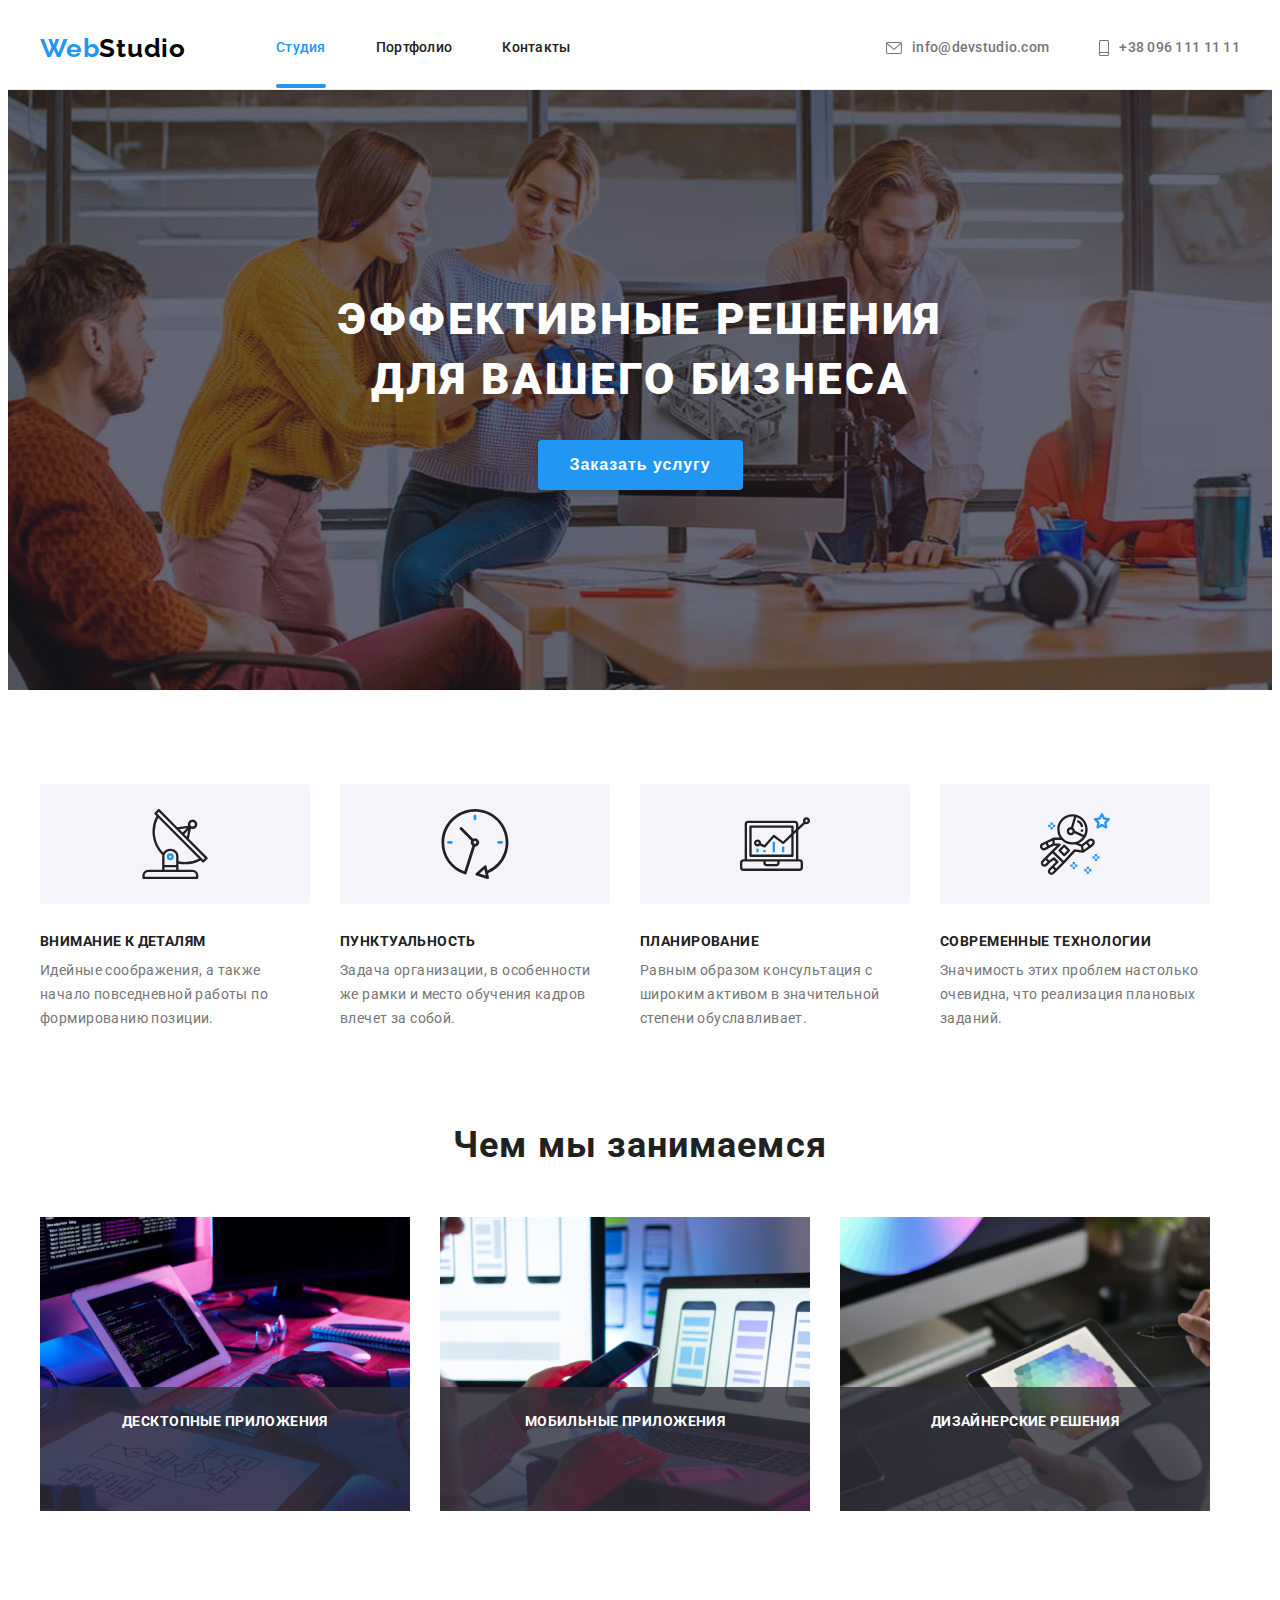
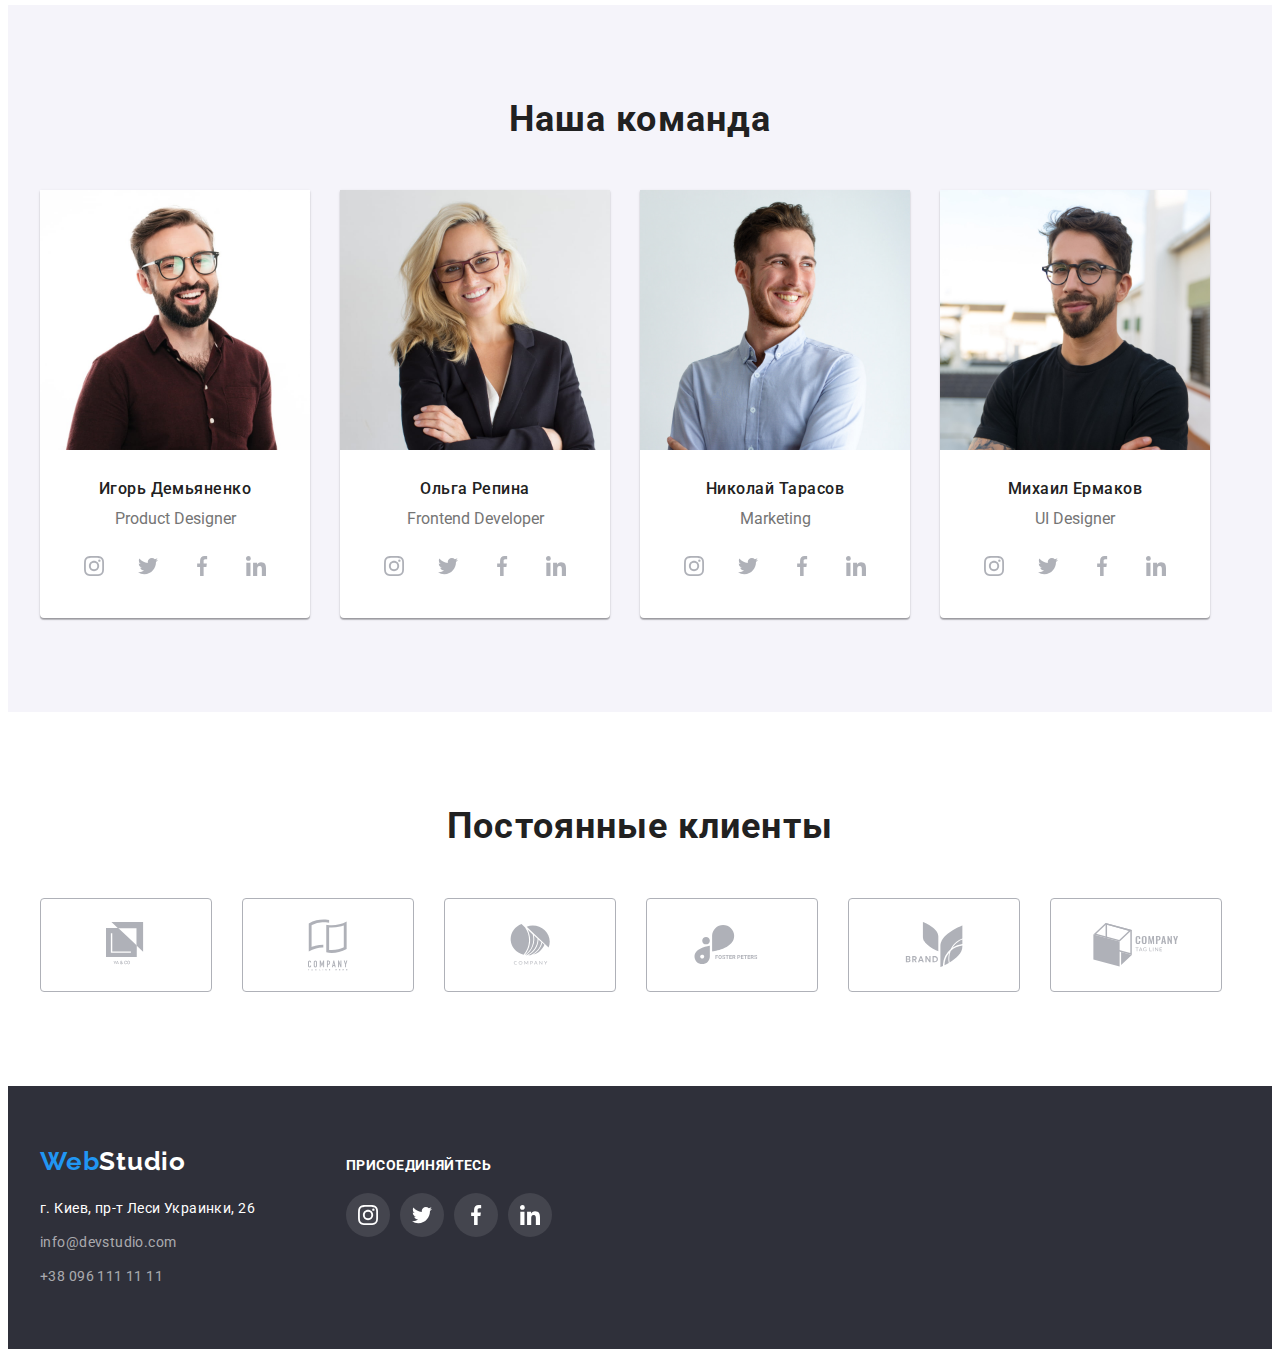
<file: index.html>
<!DOCTYPE html>
<html lang="ru">
  <head>
    <meta charset="UTF-8" />
    <meta http-equiv="X-UA-Compatible" content="IE=edge" />
    <meta name="viewport" content="width=device-width, initial-scale=1.0" />
    <title>WebStudio</title>
    <link rel="preconnect" href="https://fonts.gstatic.com" />
    <link
      href="https://fonts.googleapis.com/css2?family=Raleway:wght@700&family=Roboto:wght@400;500;700;900&display=swap"
      rel="stylesheet"
    />
    <link
      rel="stylesheet"
      href="https://cdnjs.cloudflare.com/ajax/libs/modern-normalize/1.1.0/modern-normalize.min.css"
      integrity="sha512-wpPYUAdjBVSE4KJnH1VR1HeZfpl1ub8YT/NKx4PuQ5NmX2tKuGu6U/JRp5y+Y8XG2tV+wKQpNHVUX03MfMFn9Q=="
      crossorigin="anonymous"
      referrerpolicy="no-referrer"
    />
    <link rel="stylesheet" href="./css/styles.css" />
  </head>

  <body class="main-font">
    <!--HEADER-->
    <header class="header">
      <div class="container header-container">
        <nav class="navigation">
          <a class="logo-link" href="./index.html">
            Web<span class="logo-link-header">Studio</span></a
          >
          <ul class="header-list list">
            <li class="menu-list">
              <a href="./index.html" class="header-list-link nav-color current"
                >Студия
                <div class="current-line"></div>
              </a>
            </li>
            <li class="menu-list">
              <a href="./portfolio.html" class="header-list-link nav-color"
                >Портфолио</a
              >
            </li>
            <li class="menu-list">
              <a href="#" class="header-list-link nav-color">Контакты</a>
            </li>
          </ul>
        </nav>
        <ul class="contact-list list">
          <li class="contact-item">
            <a
              href="mailto:info@devstudio.com"
              class="header-list-link contact-list-link contact-color"
            >
              <svg width="16px" height="12px" class="header-adress-icons">
                <use href="./images/sprite.svg#icon-envelope"></use>
              </svg>
              info@devstudio.com
            </a>
          </li>
          <li class="contact-item">
            <a
              href="tel:+380961111111"
              class="header-list-link contact-list-link contact-color"
            >
              <svg width="10" height="16" class="header-adress-icons">
                <use href="./images/sprite.svg#icon-cell"></use>
              </svg>
              +38 096 111 11 11</a
            >
          </li>
        </ul>
      </div>
    </header>

    <main>
      <!--HERO -->
      <section class="hero">
        <div>
          <h1 class="hero-title">Эффективные решения для вашего бизнеса</h1>
          <button type="button" class="hero-button" data-modal-open>
            Заказать услугу
          </button>
        </div>
      </section>

      <div class="section">
        <!--OUR FEATURES-->
        <section>
          <div class="container">
            <h2 hidden>Наши преимущества</h2>

            <ul class="features-list list">
              <li class="feature-items">
                <div class="icon-group">
                  <svg class="icon-features" width="70px" height="70px">
                    <use href="./images/sprite.svg#icon-antenna"></use>
                  </svg>
                </div>
                <h3 class="features-title">Внимание к деталям</h3>
                <p class="features-text">
                  Идейные соображения, а также начало повседневной работы по
                  формированию позиции.
                </p>
              </li>
              <li class="feature-items">
                <div class="icon-group">
                  <svg class="icon-features" width="70px" height="70px">
                    <use href="./images/sprite.svg#icon-clock"></use>
                  </svg>
                </div>
                <h3 class="features-title">Пунктуальность</h3>
                <p class="features-text">
                  Задача организации, в особенности же рамки и место обучения
                  кадров влечет за собой.
                </p>
              </li>
              <li class="feature-items">
                <div class="icon-group">
                  <svg class="icon-features" width="70px" height="70px">
                    <use href="./images/sprite.svg#icon-diagram"></use>
                  </svg>
                </div>
                <h3 class="features-title">Планирование</h3>
                <p class="features-text">
                  Равным образом консультация с широким активом в значительной
                  степени обуславливает.
                </p>
              </li>
              <li class="feature-items">
                <div class="icon-group">
                  <svg class="icon-features" width="70px" height="70px">
                    <use href="./images/sprite.svg#icon-astronaut"></use>
                  </svg>
                </div>
                <h3 class="features-title">Современные технологии</h3>
                <p class="features-text">
                  Значимость этих проблем настолько очевидна, что реализация
                  плановых заданий.
                </p>
              </li>
            </ul>
          </div>
        </section>

        <!--WHAT ARE WE DOING-->
        <section>
          <div class="container">
            <h2 class="title">Чем мы занимаемся</h2>
            <ul class="do-list list">
              <li class="do-item">
                <div class="do-list-wrapper">
                  <img
                    src="./images/what-are-we-doing/img1.jpg"
                    width="370"
                    height="294"
                    alt="разработчик пишет код на клавиатуре"
                  />
                  <p class="do-item-overlay">Десктопные приложения</p>
                </div>
              </li>
              <li class="do-item">
                <div class="do-list-wrapper">
                  <img
                    src="./images/what-are-we-doing/img2.jpg"
                    width="370"
                    height="294"
                    alt="сотрудник выбирает дизайн приложения для смартфона"
                  />
                  <p class="do-item-overlay">Мобильные приложения</p>
                </div>
              </li>
              <li class="do-item">
                <div class="do-list-wrapper">
                  <img
                    src="./images/what-are-we-doing/img3.jpg"
                    width="370"
                    height="294"
                    alt="сотрудник держит в руках планшет на котором изображена цветовая палитра"
                  />
                  <p class="do-item-overlay">Дизайнерские решения</p>
                </div>
              </li>
            </ul>
          </div>
        </section>
      </div>

      <!--OUR TEAM-->
      <section class="section team-section">
        <div class="container">
          <h2 class="title">Наша команда</h2>

          <ul class="team-list list">
            <li class="team-items">
              <img
                src="./images/our-team/igor-1.jpg"
                width="270"
                height="260"
                alt="фотопортрет Игоря Демьяненко"
              />
              <div class="team-content">
                <h3 class="name">Игорь Демьяненко</h3>
                <p lang="en" class="team-post">Product Designer</p>
                <ul class="social-list list">
                  <li class="social-list-item">
                    <a href="" class="social-list-link">
                      <svg class="social-list-icon">
                        <use href="./images/sprite.svg#icon-instagram"></use>
                      </svg>
                    </a>
                  </li>
                  <li class="social-list-item">
                    <a href="" class="social-list-link">
                      <svg class="social-list-icon">
                        <use href="./images/sprite.svg#icon-twitter"></use>
                      </svg>
                    </a>
                  </li>
                  <li class="social-list-item">
                    <a href="" class="social-list-link">
                      <svg class="social-list-icon">
                        <use href="./images/sprite.svg#icon-facebook"></use>
                      </svg>
                    </a>
                  </li>
                  <li class="social-list-item">
                    <a href="" class="social-list-link">
                      <svg class="social-list-icon">
                        <use href="./images/sprite.svg#icon-linkedin"></use>
                      </svg>
                    </a>
                  </li>
                </ul>
              </div>
            </li>
            <li class="team-items">
              <img
                src="./images/our-team/olga-2.jpg"
                width="270"
                height="260"
                alt="фотопортрет Ольги Репиной"
              />
              <div class="team-content">
                <h3 class="name">Ольга Репина</h3>
                <p lang="en" class="team-post">Frontend Developer</p>
                <ul class="social-list list">
                  <li class="social-list-item">
                    <a href="" class="social-list-link">
                      <svg class="social-list-icon">
                        <use href="./images/sprite.svg#icon-instagram"></use>
                      </svg>
                    </a>
                  </li>
                  <li class="social-list-item">
                    <a href="" class="social-list-link">
                      <svg class="social-list-icon">
                        <use href="./images/sprite.svg#icon-twitter"></use>
                      </svg>
                    </a>
                  </li>
                  <li class="social-list-item">
                    <a href="" class="social-list-link">
                      <svg class="social-list-icon">
                        <use href="./images/sprite.svg#icon-facebook"></use>
                      </svg>
                    </a>
                  </li>
                  <li class="social-list-item">
                    <a href="" class="social-list-link">
                      <svg class="social-list-icon">
                        <use href="./images/sprite.svg#icon-linkedin"></use>
                      </svg>
                    </a>
                  </li>
                </ul>
              </div>
            </li>
            <li class="team-items">
              <img
                src="./images/our-team/nikolai-3.jpg"
                width="270"
                height="260"
                alt="фотопортрет Николая Тарасова"
              />
              <div class="team-content">
                <h3 class="name">Николай Тарасов</h3>
                <p lang="en" class="team-post">Marketing</p>
                <ul class="social-list list">
                  <li class="social-list-item">
                    <a href="" class="social-list-link">
                      <svg class="social-list-icon">
                        <use href="./images/sprite.svg#icon-instagram"></use>
                      </svg>
                    </a>
                  </li>
                  <li class="social-list-item">
                    <a href="" class="social-list-link">
                      <svg class="social-list-icon">
                        <use href="./images/sprite.svg#icon-twitter"></use>
                      </svg>
                    </a>
                  </li>
                  <li class="social-list-item">
                    <a href="" class="social-list-link">
                      <svg class="social-list-icon">
                        <use href="./images/sprite.svg#icon-facebook"></use>
                      </svg>
                    </a>
                  </li>
                  <li class="social-list-item">
                    <a href="" class="social-list-link">
                      <svg class="social-list-icon">
                        <use href="./images/sprite.svg#icon-linkedin"></use>
                      </svg>
                    </a>
                  </li>
                </ul>
              </div>
            </li>
            <li class="team-items">
              <img
                src="./images/our-team/machail-4.jpg"
                width="270"
                height="260"
                alt="фотопортрет Михаила Ермакова"
              />
              <div class="team-content">
                <h3 class="name">Михаил Ермаков</h3>
                <p lang="en" class="team-post">UI Designer</p>
                <ul class="social-list list">
                  <li class="social-list-item">
                    <a href="" class="social-list-link">
                      <svg class="social-list-icon">
                        <use href="./images/sprite.svg#icon-instagram"></use>
                      </svg>
                    </a>
                  </li>
                  <li class="social-list-item">
                    <a href="" class="social-list-link">
                      <svg class="social-list-icon">
                        <use href="./images/sprite.svg#icon-twitter"></use>
                      </svg>
                    </a>
                  </li>
                  <li class="social-list-item">
                    <a href="" class="social-list-link">
                      <svg class="social-list-icon">
                        <use href="./images/sprite.svg#icon-facebook"></use>
                      </svg>
                    </a>
                  </li>
                  <li class="social-list-item">
                    <a href="" class="social-list-link">
                      <svg class="social-list-icon">
                        <use href="./images/sprite.svg#icon-linkedin"></use>
                      </svg>
                    </a>
                  </li>
                </ul>
              </div>
            </li>
          </ul>
        </div>
      </section>

      <!-- OUR CLIENTS -->
      <section class="section cleint-section">
        <div class="container">
          <h2 class="title">Постоянные клиенты</h2>
          <ul class="client-list list">
            <li class="client-items">
              <a href="./index.html" class="client-link link">
                <svg class="icon-client" width="41px" height="47px">
                  <use href="./images/sprite.svg#icon-logo-one"></use>
                </svg>
              </a>
            </li>
            <li class="client-items">
              <a href="./index.html" class="client-link link">
                <svg class="icon-client" width="40px" height="52px">
                  <use href="./images/sprite.svg#icon-logo-two"></use>
                </svg>
              </a>
            </li>
            <li class="client-items">
              <a href="./index.html" class="client-link link">
                <svg class="icon-client" width="43px" height="41px">
                  <use href="./images/sprite.svg#icon-logo-three"></use>
                </svg>
              </a>
            </li>
            <li class="client-items">
              <a href="./index.html" class="client-link link">
                <svg class="icon-client" width="84px" height="40px">
                  <use href="./images/sprite.svg#icon-logo-four"></use>
                </svg>
              </a>
            </li>
            <li class="client-items">
              <a href="./index.html" class="client-link link">
                <svg class="icon-client" width="62px" height="45px">
                  <use href="./images/sprite.svg#icon-logo-five"></use>
                </svg>
              </a>
            </li>
            <li class="client-items">
              <a href="./index.html" class="client-link link">
                <svg class="icon-client" width="94px" height="44px">
                  <use href="./images/sprite.svg#icon-logo-six"></use>
                </svg>
              </a>
            </li>
          </ul>
        </div>
      </section>
    </main>
    <!--FOOTER-->
    <footer class="footer">
      <div class="container">
        <div class="footer-wrapper">
          <div class="footer-contact">
            <a class="logo-footer logo-link" href="./index.html">
              Web<span class="logo-link-footer">Studio</span>
            </a>

            <address>
              <ul class="list-footer list">
                <li class="footer-items">г. Киев, пр-т Леси Украинки, 26</li>
                <li class="footer-items">
                  <a href="mailto:info@devstudio.com" class="footer-contact"
                    >info@devstudio.com</a
                  >
                </li>
                <li class="footer-items">
                  <a href="tel:+380961111111" class="footer-contact"
                    >+38 096 111 11 11</a
                  >
                </li>
              </ul>
            </address>
          </div>

          <div class="social-group-footer">
            <p class="join-footer">Присоединяйтесь</p>
            <ul class="social-list-footer list">
              <li class="social-footer-item">
                <a href="" class="social-footer-link">
                  <svg class="social-footer-icon">
                    <use href="./images/sprite.svg#icon-instagram"></use>
                  </svg>
                </a>
              </li>
              <li class="social-footer-item">
                <a href="" class="social-footer-link">
                  <svg class="social-footer-icon">
                    <use href="./images/sprite.svg#icon-twitter"></use>
                  </svg>
                </a>
              </li>
              <li class="social-footer-item">
                <a href="" class="social-footer-link">
                  <svg class="social-footer-icon">
                    <use href="./images/sprite.svg#icon-facebook"></use>
                  </svg>
                </a>
              </li>
              <li class="social-footer-item">
                <a href="" class="social-footer-link">
                  <svg class="social-footer-icon">
                    <use href="./images/sprite.svg#icon-linkedin"></use>
                  </svg>
                </a>
              </li>
            </ul>
          </div>
        </div>
      </div>
    </footer>

    <div class="backdrop is-hidden" data-modal>
      <div class="modal">
        <button type="button" class="close-btn" data-modal-close>
          <svg class="icon-cross">
            <use href="./images/sprite.svg#icon-cross"></use>
          </svg>
        </button>
      </div>
    </div>
    <script src="./js/modal.js"></script>
  </body>
</html>
</file>
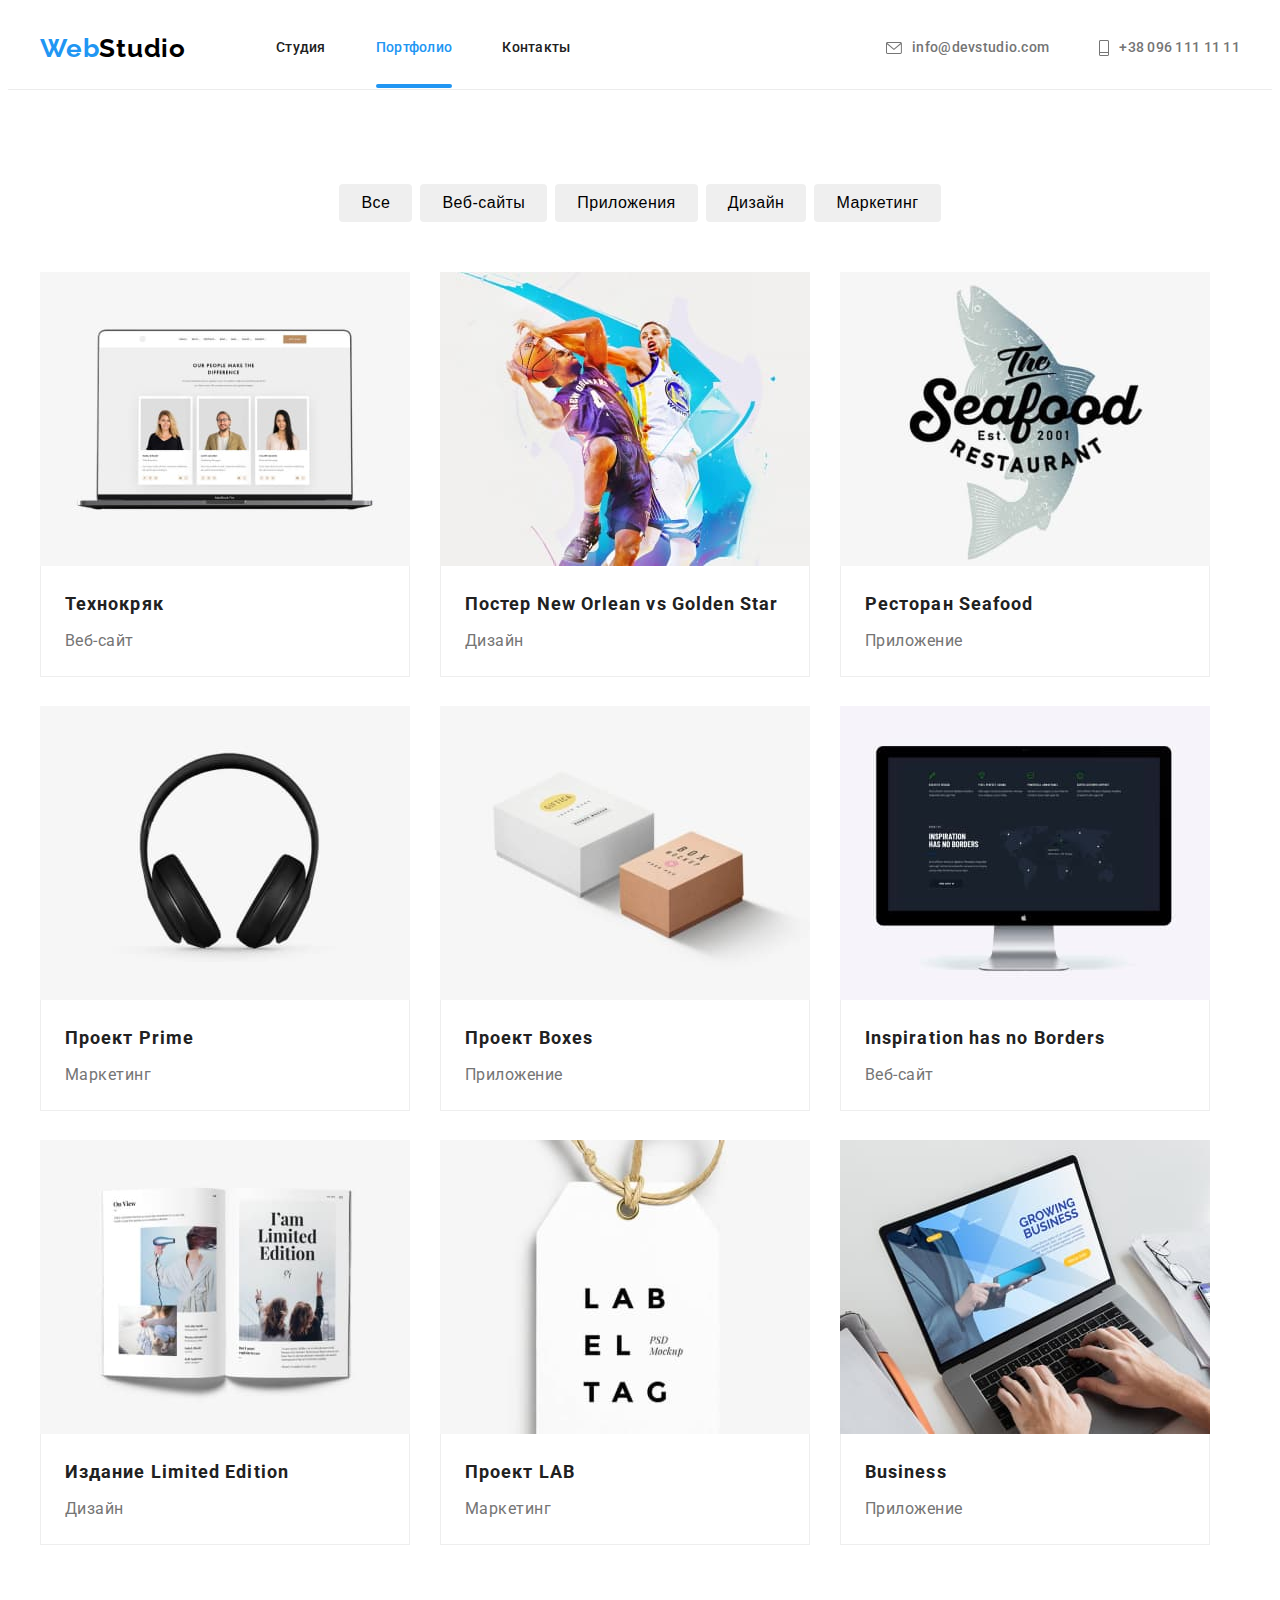
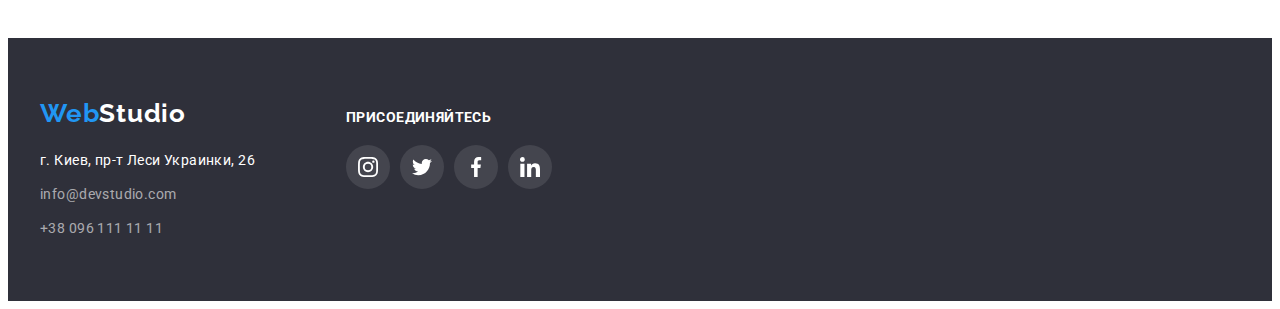
<file: portfolio.html>
<!DOCTYPE html>
<html lang="ru">

<head>
  <meta charset="UTF-8" />
  <meta http-equiv="X-UA-Compatible" content="IE=edge" />
  <meta name="viewport" content="width=device-width, initial-scale=1.0" />
  <title>Portfolio</title>
  <link rel="preconnect" href="https://fonts.gstatic.com" />
  <link href="https://fonts.googleapis.com/css2?family=Raleway:wght@700&family=Roboto:wght@400;500;700;900&display=swap"
    rel="stylesheet" />
  <link rel="stylesheet" href="https://cdnjs.cloudflare.com/ajax/libs/modern-normalize/1.1.0/modern-normalize.min.css"
    integrity="sha512-wpPYUAdjBVSE4KJnH1VR1HeZfpl1ub8YT/NKx4PuQ5NmX2tKuGu6U/JRp5y+Y8XG2tV+wKQpNHVUX03MfMFn9Q=="
    crossorigin="anonymous" referrerpolicy="no-referrer" />
  <link rel="stylesheet" href="./css/styles.css" />
</head>

<body>
  <!--HEADER-->
  <header class="header">
    <div class="container header-container">
      <nav class="navigation">
        <a class="logo-link" href="./index.html">
          Web<span class="logo-link-header">Studio</span></a>
        <ul class="header-list list">
          <li class="menu-list">
            <a href="./index.html" class="header-list-link nav-color ">Студия</a>
          </li>
          <li class="menu-list">
            <a href="./portfolio.html" class="header-list-link nav-color current">Портфолио
              <div class="current-line"></div>
            </a>
          </li>
          <li class="menu-list">
            <a href="#" class="header-list-link nav-color">Контакты</a>
          </li>
        </ul>
      </nav>
      <ul class="contact-list list">
        <li class="contact-item">
          <a href="mailto:info@devstudio.com" class="header-list-link contact-list-link contact-color">
            <svg width="16px" height="12px" class="header-adress-icons">
              <use href="./images/sprite.svg#icon-envelope"></use>
            </svg>
            info@devstudio.com
          </a>
        </li>
        <li class="contact-item">
          <a href="tel:+380961111111" class="header-list-link contact-list-link contact-color">
            <svg width="10" height="16" class="header-adress-icons">
              <use href="./images/sprite.svg#icon-cell"></use>
            </svg>
            +38 096 111 11 11</a>
        </li>
      </ul>
    </div>
  </header>

  <main>
    <section class="section">
      <div class="container">
        <ul class="buttons-filtr list">
          <li class="button">
            <button type="button" class="buttons-filtr-items">Все</button>
          </li>
          <li class="button">
            <button type="button" class="buttons-filtr-items">
              Веб-сайты
            </button>
          </li>
          <li class="button">
            <button type="button" class="buttons-filtr-items">
              Приложения
            </button>
          </li>
          <li class="button">
            <button type="button" class="buttons-filtr-items">Дизайн</button>
          </li>
          <li class="button">
            <button type="button" class="buttons-filtr-items">
              Маркетинг
            </button>
          </li>
        </ul>
      </div>

      <div class="container portfolio-container">
        <h1 hidden>Галерея работ</h1>
        <ul class="portfolio-list list">
          <li class="portfolio-items">
            <a href="" class="portfolio-link">
              <div class="portfolio-list-wrapper">
                <img src="./images/portfolio/technokriak-1.jpg" width="370" height="294"
                  alt="Ноутбук с открытым Веб-сайтом" />
                <p class="portfolio-overlay">Технокряк это современная площадка распространения коронавируса. Компании
                  используют эту платформу для
                  цифрового
                  шпионажа и атак на защищённые сервера конкурентов.</p>
              </div>
              <div class="card-content">
                <h2 class="project-name">Технокряк</h2>
                <p class="portfolio-text">Веб-сайт</p>
              </div>
            </a>
          </li>

          <li class="portfolio-items">
            <a href="" class="portfolio-link">
              <div class="portfolio-list-wrapper">
                <img src="./images/portfolio/poster-new-orlean-2.jpg" width="370" height="294"
                  alt="Два баскетболиста " />
                <p class="portfolio-overlay">Технокряк это современная площадка распространения коронавируса. Компании
                  используют эту платформу для
                  цифрового
                  шпионажа и атак на защищённые сервера конкурентов.</p>
              </div>
              <div class="card-content">
                <h2 class="project-name">
                  Постер <span lang="en">New Orlean vs Golden Star</span>
                </h2>
                <p class="portfolio-text">Дизайн</p>
              </div>
            </a>
          </li>

          <li class="portfolio-items">
            <a href="" class="portfolio-link">
              <div class="portfolio-list-wrapper">
                <img src="./images/portfolio/restaurant-seafood-3.jpg" width="370" height="294"
                  alt="Изображение рыбы и логотипа ресторана" />
                <p class="portfolio-overlay">Технокряк это современная площадка распространения коронавируса. Компании
                  используют эту платформу для
                  цифрового
                  шпионажа и атак на защищённые сервера конкурентов.</p>
              </div>
              <div class="card-content">
                <h2 class="project-name">
                  Ресторан <span lang="en">Seafood</span>
                </h2>
                <p class="portfolio-text">Приложение</p>
              </div>
            </a>
          </li>

          <li class="portfolio-items">
            <a href="" class="portfolio-link">
              <div class="portfolio-list-wrapper">
                <img src="./images/portfolio/project-prime-4.jpg" width="370" height="294" alt="Наушники" />
                <p class="portfolio-overlay">Технокряк это современная площадка распространения коронавируса. Компании
                  используют эту платформу для
                  цифрового
                  шпионажа и атак на защищённые сервера конкурентов.</p>
              </div>
              <div class="card-content">
                <h2 class="project-name">
                  Проект <span lang="en">Prime</span>
                </h2>
                <p class="portfolio-text">Маркетинг</p>
              </div>
            </a>
          </li>

          <li class="portfolio-items">
            <a href="" class="portfolio-link">
              <div class="portfolio-list-wrapper">
                <img src="./images/portfolio/project-boxes-5.jpg" width="370" height="294"
                  alt="Две картонных коробки" />
                <p class="portfolio-overlay">Технокряк это современная площадка распространения коронавируса. Компании
                  используют эту платформу для
                  цифрового
                  шпионажа и атак на защищённые сервера конкурентов.</p>
              </div>
              <div class="card-content">
                <h2 class="project-name">
                  Проект <span lang="en">Boxes</span>
                </h2>
                <p class="portfolio-text">Приложение</p>
              </div>
            </a>
          </li>

          <li class="portfolio-items">
            <a href="" class="portfolio-link">
              <div class="portfolio-list-wrapper">
                <img src="./images/portfolio/inspiration-has-no-borders-6.jpg" width="370" height="294"
                  alt="Компьютер с открытым Веб-сайтом" />
                <p class="portfolio-overlay">Технокряк это современная площадка распространения коронавируса. Компании
                  используют эту платформу для
                  цифрового
                  шпионажа и атак на защищённые сервера конкурентов.</p>
              </div>
              <div class="card-content">
                <h2 class="project-name">
                  <span lang="en">Inspiration has no Borders</span>
                </h2>
                <p class="portfolio-text">Веб-сайт</p>
              </div>
            </a>
          </li>

          <li class="portfolio-items">
            <a href="" class="portfolio-link">
              <div class="portfolio-list-wrapper">
                <img src="./images/portfolio/issue-limited-edition-7.jpg" width="370" height="294"
                  alt="Развернутый журнал" />
                <p class="portfolio-overlay">Технокряк это современная площадка распространения коронавируса. Компании
                  используют эту платформу для
                  цифрового
                  шпионажа и атак на защищённые сервера конкурентов.</p>
              </div>
              <div class="card-content">
                <h2 class="project-name">
                  Издание <span lang="en">Limited Edition</span>
                </h2>
                <p class="portfolio-text">Дизайн</p>
              </div>
            </a>
          </li>

          <li class="portfolio-items">
            <a href="" class="portfolio-link">
              <div class="portfolio-list-wrapper">
                <img src="./images/portfolio/project-lab-8.jpg" width="370" height="294" alt="Бирка с логотипом" />
                <p class="portfolio-overlay">Технокряк это современная площадка распространения коронавируса. Компании
                  используют эту платформу для
                  цифрового
                  шпионажа и атак на защищённые сервера конкурентов.</p>
              </div>
              <div class="card-content">
                <h2 class="project-name">Проект LAB</h2>
                <p class="portfolio-text">Маркетинг</p>
              </div>
            </a>
          </li>

          <li class="portfolio-items">
            <a href="" class="portfolio-link">
              <div class="portfolio-list-wrapper">
                <img src="./images/portfolio/growing-business-9.jpg" width="370" height="294"
                  alt="Человек работает за ноубуком" />
                <p class="portfolio-overlay">Технокряк это современная площадка распространения коронавируса. Компании
                  используют эту платформу для
                  цифрового
                  шпионажа и атак на защищённые сервера конкурентов.</p>
              </div>
              <div class="card-content">
                <h2 class="project-name"><span lang="en">Business</span></h2>
                <p class="portfolio-text">Приложение</p>
              </div>
            </a>
          </li>
        </ul>
      </div>
    </section>
  </main>
  <!--FOOTER-->
  <footer class="footer">

    <div class="container">
      <div class="footer-wrapper">
        <div class="footer-contact">
          <a class=" logo-footer logo-link" href="./index.html">
            Web<span class="logo-link-footer">Studio</span>
          </a>

          <address>
            <ul class="list-footer list">
              <li class="footer-items">г. Киев, пр-т Леси Украинки, 26</li>
              <li class="footer-items">
                <a href="mailto:info@devstudio.com" class="footer-contact">info@devstudio.com</a>
              </li>
              <li class="footer-items">
                <a href="tel:+380961111111" class="footer-contact">+38 096 111 11 11</a>
              </li>
            </ul>
          </address>
        </div>

        <div class="social-group-footer">
          <p class="join-footer">Присоединяйтесь</p>
          <ul class="social-list-footer list">
            <li class="social-footer-item">
              <a href="" class="social-footer-link">
                <svg class="social-footer-icon">
                  <use href="./images/sprite.svg#icon-instagram"></use>
                </svg>
              </a>
            </li>
            <li class="social-footer-item">
              <a href="" class="social-footer-link">
                <svg class="social-footer-icon">
                  <use href="./images/sprite.svg#icon-twitter"></use>
                </svg>
              </a>
            </li>
            <li class="social-footer-item">
              <a href="" class="social-footer-link">
                <svg class="social-footer-icon">
                  <use href="./images/sprite.svg#icon-facebook"></use>
                </svg>
              </a>
            </li>
            <li class="social-footer-item">
              <a href="" class="social-footer-link">
                <svg class="social-footer-icon">
                  <use href="./images/sprite.svg#icon-linkedin"></use>
                </svg>
              </a>
            </li>
          </ul>
        </div>

      </div>


    </div>
  </footer>
</body>

</html>
</file>
<file: css/styles.css>
:root {
  --accent-color: #2196f3;
  --first-text-color: #212121;
  --second-text-color: #757575;
  --third-text-color: #ffffff;
  --background-color-white: #ffffff;
  --background-color-gray: #2f303a;
  --black-color: #000000;
  --hero-button-hover-color: #188ce8;
  --card-border: #eeeeee;
}

h1,
h2,
h3,
h4,
h5,
h6,
p {
  margin-top: 0;
  margin-bottom: 0;
}

ul,
ol {
  margin-top: 0;
  margin-bottom: 0;
  padding-left: 0;
}

img {
  display: block;
}

.container {
  width: 1200px;
  padding-left: 15px;
  padding-right: 15px;
  margin: 0 auto;
}

.section {
  padding-top: 94px;
  padding-bottom: 94px;
}

h2 {
  font-size: 36px;
  line-height: 1.16;
  letter-spacing: 0.03em;
}

/*============MAIN PAGE============*/
/*======HEADER======*/

body {
  font-family: Roboto, OpenSans, Raleway, sans-serif;
  background-color: var(--background-color-white);
  color: var(--first-text-color);
}

.list {
  list-style: none;
}
a {
  text-decoration: none;
}

.header {
  font-weight: 500;
  font-size: 14px;
  line-height: 1.14;
  letter-spacing: 0.02em;
  padding-top: 25px;
  padding-bottom: 25px;
  border-bottom-width: 1px;
  border-bottom-style: solid;
  border-bottom-color: #ececec;
}

.logo-link {
  font-family: Raleway;
  font-weight: 700;
  font-size: 26px;
  line-height: 1.19;
  letter-spacing: 0.03em;
  color: var(--accent-color);

  margin-right: 90px;
}

.header-container {
  display: flex;
}

.navigation {
  display: flex;
  align-items: center;
}

.logo-link-header {
  color: var(--black-color);
}

.nav-color {
  color: var(--first-text-color);
  transition-property: color;
  transition-duration: 250ms;
  transition-timing-function: cubic-bezier(0.4, 0, 0.2, 1);
}

.nav-color:visited {
  color: var(--first-text-color);
}
.contact-color {
  color: var(--second-text-color);
  transition-property: color;
  transition-duration: 250ms;
  transition-timing-function: cubic-bezier(0.4, 0, 0.2, 1);
}

.header-adress-icons {
  transition-property: color;
  transition-duration: 250ms;
  transition-timing-function: cubic-bezier(0.4, 0, 0.2, 1);
}
.contact-color:visited {
  color: var(--second-text-color);
}

.header-list {
  display: flex;
}

.current {
  position: relative;
}
.current-line::after {
  position: absolute;
  display: block;
  content: "";
  width: 100%;
  height: 4px;
  border-radius: 2px;
  bottom: -33px;
  background-color: var(--accent-color);
}

.menu-list:not(:last-child) {
  margin-right: 50px;
}

.contact-list {
  display: flex;
  align-items: center;
  margin-left: auto;
}

.contact-list-link {
  display: flex;
  align-items: center;
  margin-left: auto;
}

.contact-item:not(:last-child) {
  margin-right: 50px;
}

.header-adress-icons {
  margin-right: 10px;
  fill: var(--second-text-color);
  transition-property: fill;
  transition-duration: 250ms;
  transition-timing-function: cubic-bezier(0.4, 0, 0.2, 1);
}

.header-list-link:hover .header-adress-icons,
.header-list-link:focus .header-adress-icons {
  fill: var(--accent-color);
}

.header-list .header-list-link:hover,
.header-list .header-list-link:focus,
.header-list .header-list-link:active {
  color: var(--accent-color);
}

.header-list .header-list-link.current {
  color: var(--accent-color);
}

.contact-list .header-list-link:hover,
.contact-list .header-list-link:focus,
.contact-list .header-list-link:active {
  color: var(--accent-color);
}

/*======END HEADER======*/

/*======HERO======*/

.hero {
  display: flex;
  padding-top: 200px;
  padding-bottom: 200px;

  background-image: linear-gradient(
      rgba(47, 48, 58, 0.4),
      rgba(47, 48, 58, 0.4)
    ),
    url(../images/hero-bg.jpg);
  background-repeat: no-repeat;
  background-size: cover;
  background-position: center;
  max-width: 1600px;
  max-height: 600px;
  margin: auto;

  justify-content: center;
  align-items: center;
  text-align: center;
  background-color: var(--background-color-gray);
}
.hero-title {
  font-weight: 900;
  font-size: 44px;
  line-height: 1.36;
  letter-spacing: 0.06em;
  text-transform: uppercase;
  color: var(--third-text-color);
  margin-bottom: 30px;
  max-width: 696px;
}

.hero-button {
  font-weight: 700;
  font-size: 16px;
  line-height: 1.87;

  letter-spacing: 0.06em;
  background-color: var(--accent-color);
  color: var(--third-text-color);
  cursor: pointer;
  padding: 10px 32px;
  box-shadow: 0px 4px 4px rgba(0, 0, 0, 0.15);
  border-radius: 4px;
  border: none;

  transition-property: background-color;
  transition-duration: 250ms;
  transition-timing-function: cubic-bezier(0.4, 0, 0.2, 1);
}

.hero-button:hover,
.hero-button:focus,
.hero-button:active {
  background: var(--hero-button-hover-color);
}

/*======END HERO======*/

/*======MAIN======*/

.features-list {
  display: flex;
  margin-bottom: 94px;
}

.features-title {
  font-weight: 700;
  font-size: 14px;
  line-height: 1.14;
  letter-spacing: 0.03em;
  text-transform: uppercase;
}

.features-text {
  color: var(--second-text-color);
  font-size: 14px;
  line-height: 1.7;
  letter-spacing: 0.03em;
}

.feature-items:not(:last-child) {
  margin-right: 30px;
}

.feature-items {
  width: 270px;
}

.do-list {
  display: flex;
}

.do-item:not(:last-child) {
  margin-right: 30px;
}

.do-list-wrapper {
  position: relative;
}

.do-item-overlay {
  position: absolute;
  left: 0;
  bottom: 0;
  width: 370px;
  height: 70px;
  font-weight: 700;
  font-size: 14px;
  line-height: 1.14;
  padding-top: 27px;
  padding-bottom: 27px;
  text-align: center;
  letter-spacing: 0.03em;
  text-transform: uppercase;
  color: var(--background-color-white);
  background: rgba(47, 48, 58, 0.8);
}

.title {
  text-align: center;
  margin-bottom: 50px;
}

.features-title {
  margin-bottom: 10px;
}

.icon-group {
  display: flex;
  align-items: center;
  justify-content: center;
  width: 270px;
  height: 120px;
  background: #f5f4fa;
  border-radius: 4px;
  margin-bottom: 30px;
}

/*======END MAIN======*/

/*======OUR TEAM======*/
.team-section {
  background-color: #f5f4fa;
}
.team-post {
  color: var(--second-text-color);
  margin-bottom: 16px;
}

.team-list {
  display: flex;
  flex-wrap: wrap;
}

.team-items:not(:last-child) {
  margin-right: 30px;
}

.team-items {
  text-align: center;
  background-color: var(--background-color-white);
  box-shadow: 0px 1px 3px rgba(0, 0, 0, 0.12), 0px 1px 1px rgba(0, 0, 0, 0.14),
    0px 2px 1px rgba(0, 0, 0, 0.2);
  border-radius: 0px 0px 4px 4px;
}

.team-content {
  padding-top: 30px;
  padding-bottom: 30px;
  padding-left: 32px;
  padding-right: 32px;
}

.name {
  margin-bottom: 10px;
  font-weight: 500;
  font-size: 16px;
  line-height: 1.18;

  text-align: center;
  letter-spacing: 0.03em;
}

.social-list {
  display: flex;
  justify-content: space-between;
}

.social-list-icon {
  width: 20px;
  height: 20px;
}

.social-list-link {
  display: flex;
  justify-content: center;
  align-items: center;
  width: 44px;
  height: 44px;
  border-radius: 50%;
  fill: #afb1b8;
  background-color: var(--background-color-white);

  transition-property: background-color, fill;
  transition-duration: 250ms;
  transition-timing-function: cubic-bezier(0.4, 0, 0.2, 1);
}

.social-list-link:hover,
.social-list-link:focus {
  fill: var(--third-text-color);
  background-color: var(--accent-color);
}
/*======END OUR TEAM======*/

/*======OUR CLIENTS======*/
.client-list {
  display: flex;
}

.client-link {
  display: flex;
  justify-content: center;
  align-items: center;
  width: 170px;
  height: 92px;
  border: 1px solid #afb1b8;
  border-radius: 4px;
  fill: #afb1b8;

  transition-property: border, fill;
  transition-duration: 250ms;
  transition-timing-function: cubic-bezier(0.4, 0, 0.2, 1);
}

.client-link:hover,
.client-link:focus {
  border: 1px solid var(--accent-color);
  border-radius: 4px;
}

.client-link:hover .icon-client,
.client-link:focus .icon-client {
  fill: var(--accent-color);
}

.icon-client {
  fill: #afb1b8;
  transition-property: fill;
  transition-duration: 250ms;
  transition-timing-function: cubic-bezier(0.4, 0, 0.2, 1);
}

.client-items:not(:last-child) {
  margin-right: 30px;
}

/*======END OUR CLIENTS======*/

/*======FOOTER======*/

.footer {
  background-color: var(--background-color-gray);
  padding-top: 60px;
  padding-bottom: 60px;
}

.logo-footer {
  margin-bottom: 20px;
  display: block;
}

.logo-link-footer {
  color: var(--third-text-color);
}

.list-footer {
  font-style: normal;
  font-weight: 400;
  font-size: 14px;
  line-height: 1.71;
  letter-spacing: 0.03em;
  color: var(--third-text-color);
  /* margin-top: 20px; */
}

.footer-items:not(:last-child) {
  margin-bottom: 10px;
}

.footer-contact {
  color: rgba(255, 255, 255, 0.6);
  text-decoration: none;
}

.footer-wrapper {
  display: flex;
  margin: 0 auto;
  align-items: baseline;
}
.social-group-footer {
  width: 206px;
  height: 80px;
  margin-left: 70px;
}

.join-footer {
  font-weight: 700;
  font-size: 14px;
  line-height: 16px;
  letter-spacing: 0.03em;
  text-transform: uppercase;

  color: var(--third-text-color);
  margin-bottom: 20px;
}

.social-list-footer {
  display: flex;
  justify-content: space-between;
}

.social-footer-icon {
  width: 20px;
  height: 20px;
}

.social-footer-link {
  display: flex;
  justify-content: center;
  align-items: center;
  width: 44px;
  height: 44px;
  border-radius: 50%;
  fill: var(--background-color-white);
  background-color: rgba(255, 255, 255, 0.1);

  transition-property: background-color;
  transition-duration: 250ms;
  transition-timing-function: cubic-bezier(0.4, 0, 0.2, 1);
}

.social-footer-link:hover,
.social-footer-link:focus {
  fill: var(--third-text-color);
  background-color: var(--accent-color);
}

/*======END FOOTER======*/
/*============END MAIN PAGE============*/

/*============PORTFOLIO PAGE============*/

.header-list .header-list-link.current {
  color: var(--accent-color);
}

.buttons-filtr {
  display: flex;
  justify-content: center;
  padding-bottom: 50px;
}

.buttons-filtr-items {
  font-weight: 500;
  font-size: 16px;
  line-height: 1.62;
  text-align: center;
  letter-spacing: 0.03em;
  color: var(--black-color);
  cursor: pointer;
  padding: 6px 22px;
  border: none;
  border-radius: 4px;

  transition-property: color, background-color, box-shadow;
  transition-duration: 250ms;
  transition-timing-function: cubic-bezier(0.4, 0, 0.2, 1);
}

.button:not(:last-child) {
  margin-right: 8px;
}

.buttons-filtr-items:hover,
.buttons-filtr-items:focus,
.buttons-filtr-items:active {
  color: var(--third-text-color);
  background-color: var(--accent-color);
  box-shadow: 0px 3px 1px rgba(0, 0, 0, 0.1), 0px 1px 2px rgba(0, 0, 0, 0.08),
    0px 2px 2px rgba(0, 0, 0, 0.12);
}

.portfolio-list {
  display: flex;
  flex-wrap: wrap;
  margin-left: -30px;
  margin-top: -30px;
}

.portfolio-items {
  width: 370px;
  height: 404px;
  margin-left: 30px;
  margin-top: 30px;
  background: var(--background-color-white);

  transition-property: box-shadow;
  transition-duration: 250ms;
  transition-timing-function: cubic-bezier(0.4, 0, 0.2, 1);
}

.portfolio-items:hover {
  background: #ffffff;
  box-sizing: border-box;
  box-shadow: 0px 1px 1px rgba(0, 0, 0, 0.12), 0px 4px 4px rgba(0, 0, 0, 0.06),
    1px 4px 6px rgba(0, 0, 0, 0.16);
}

.project-name {
  height: 36px;
  font-size: 18px;
  line-height: 2;
  letter-spacing: 0.06em;
  margin-bottom: 4px;
}

.portfolio-text {
  height: 30px;
  font-size: 16px;
  line-height: 1.87;
  letter-spacing: 0.03em;
  color: var(--second-text-color);
}

.portfolio-link:hover .portfolio-overlay,
.portfolio-link:focus .portfolio-overlay {
  transform: translateY(0%);
}

.portfolio-link:visited {
  color: var(--first-text-color);
}

.portfolio-list-wrapper {
  position: relative;
  overflow: hidden;
}

.portfolio-overlay {
  position: absolute;
  top: 0;
  left: 0;
  height: 100%;
  width: 100%;

  background-color: rgba(33, 150, 243, 0.9);
  color: var(--third-text-color);
  font-weight: 400;
  font-size: 18px;
  line-height: 1.56;
  letter-spacing: 0.03em;
  padding: 63px 24px;

  overflow: auto;
  transform: translateY(100%);
  transition: transform 250ms;
  transition-timing-function: cubic-bezier(0.4, 0, 0.2, 1);
}

.card-content {
  padding: 20px 24px;
  border-right: 1px solid var(--card-border);
  border-bottom: 1px solid var(--card-border);
  border-left: 1px solid var(--card-border);
}

/*======FOOTER======*/
/*============END PORTFOLIO PAGE============*/

.backdrop {
  position: fixed;
  width: 100%;
  height: 100%;
  top: 0;
  left: 0;
  background: rgba(0, 0, 0, 0.2);

  transition: opacity 250ms linear, visibility 250ms linear;
}

.modal {
  position: absolute;
  top: 50%;
  left: 50%;
  width: 528px;
  height: 581px;
  background: #ffffff;
  border-radius: 4px;
  box-shadow: 0px 1px 3px rgba(0, 0, 0, 0.12), 0px 1px 1px rgba(0, 0, 0, 0.14),
    0px 2px 1px rgba(0, 0, 0, 0.2);
  transform: translate(-50%, -50%);
}

.close-btn {
  position: absolute;
  width: 30px;
  height: 30px;
  border-radius: 50%;
  background: transparent;
  border: 1px solid rgba(0, 0, 0, 0.1);
  box-sizing: border-box;
  top: 8px;
  right: 8px;
  padding: 0;
  cursor: pointer;
}
.icon-cross {
  position: absolute;
  width: 14px;
  height: 14px;
  top: 50%;
  left: 50%;
  transform: translate(-50%, -50%);
}

.is-hidden {
  opacity: 0;
  visibility: hidden;
  pointer-events: none;
}
</file>
